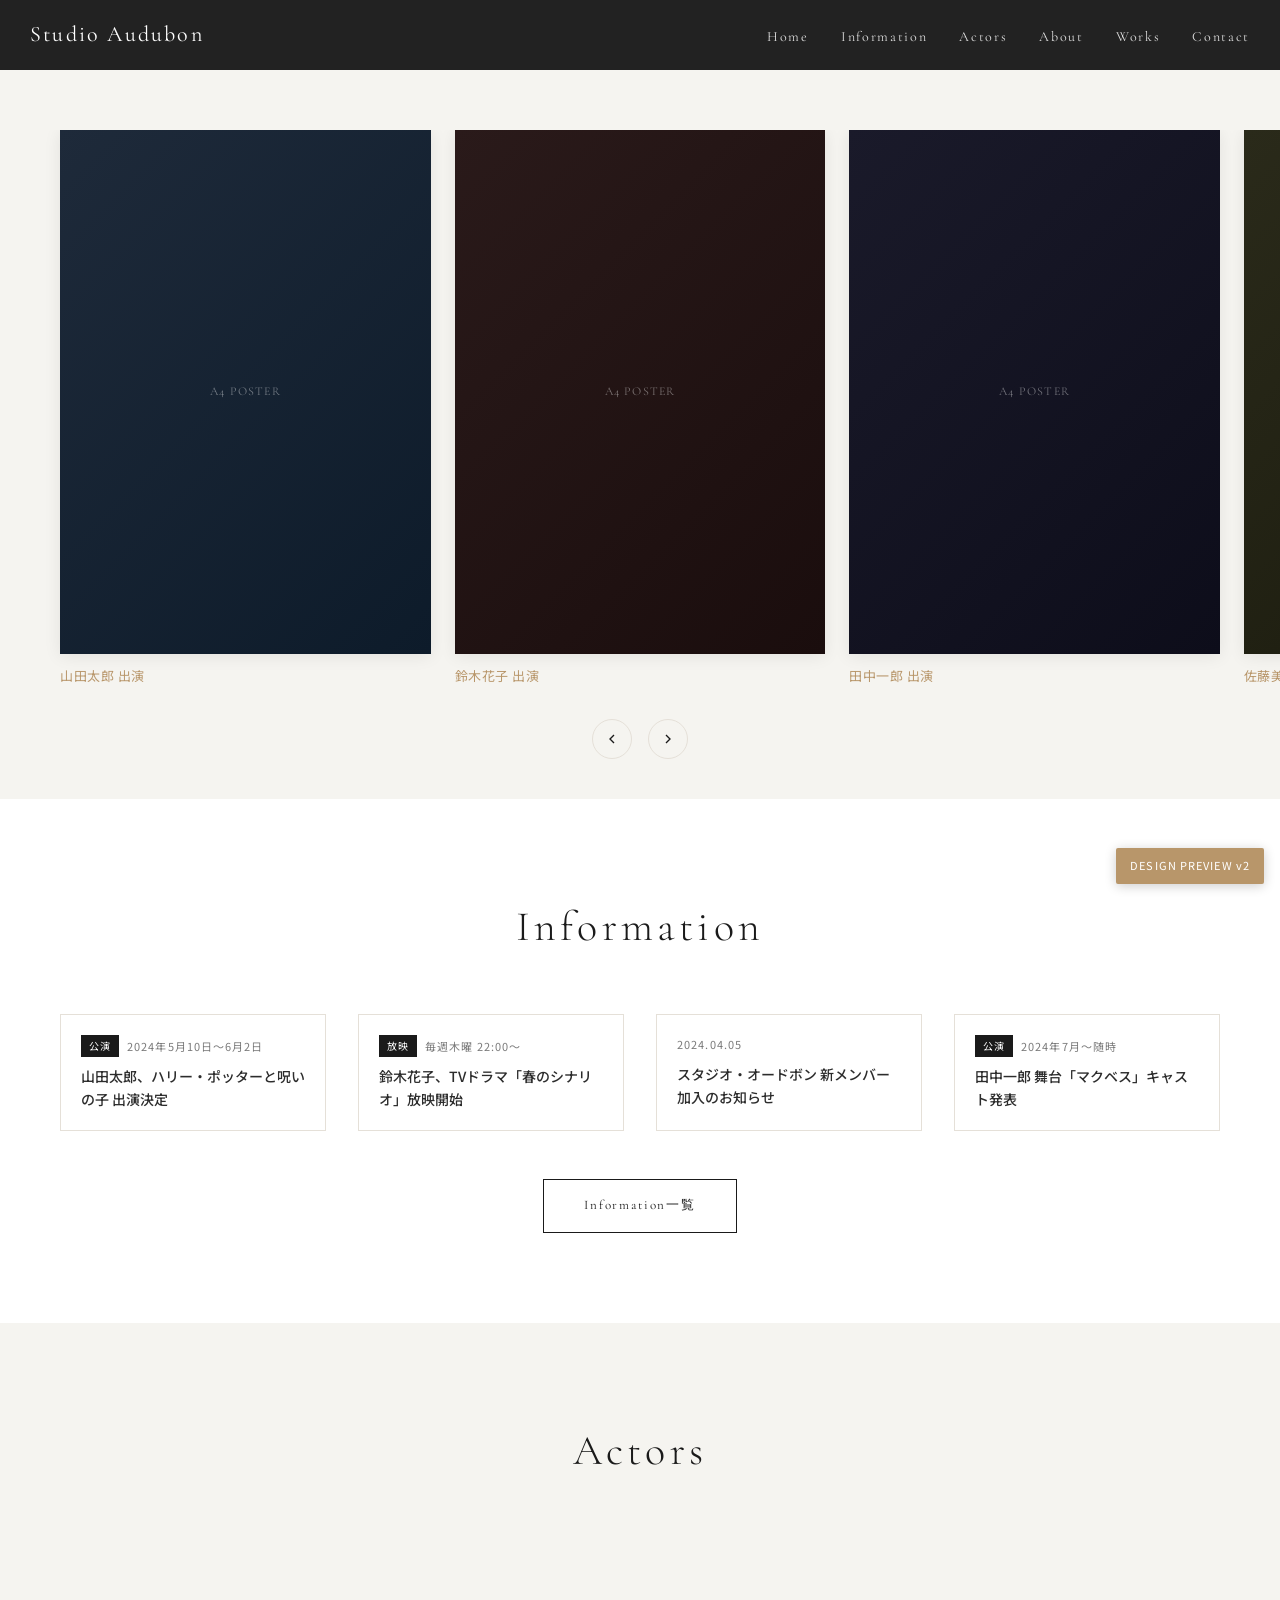
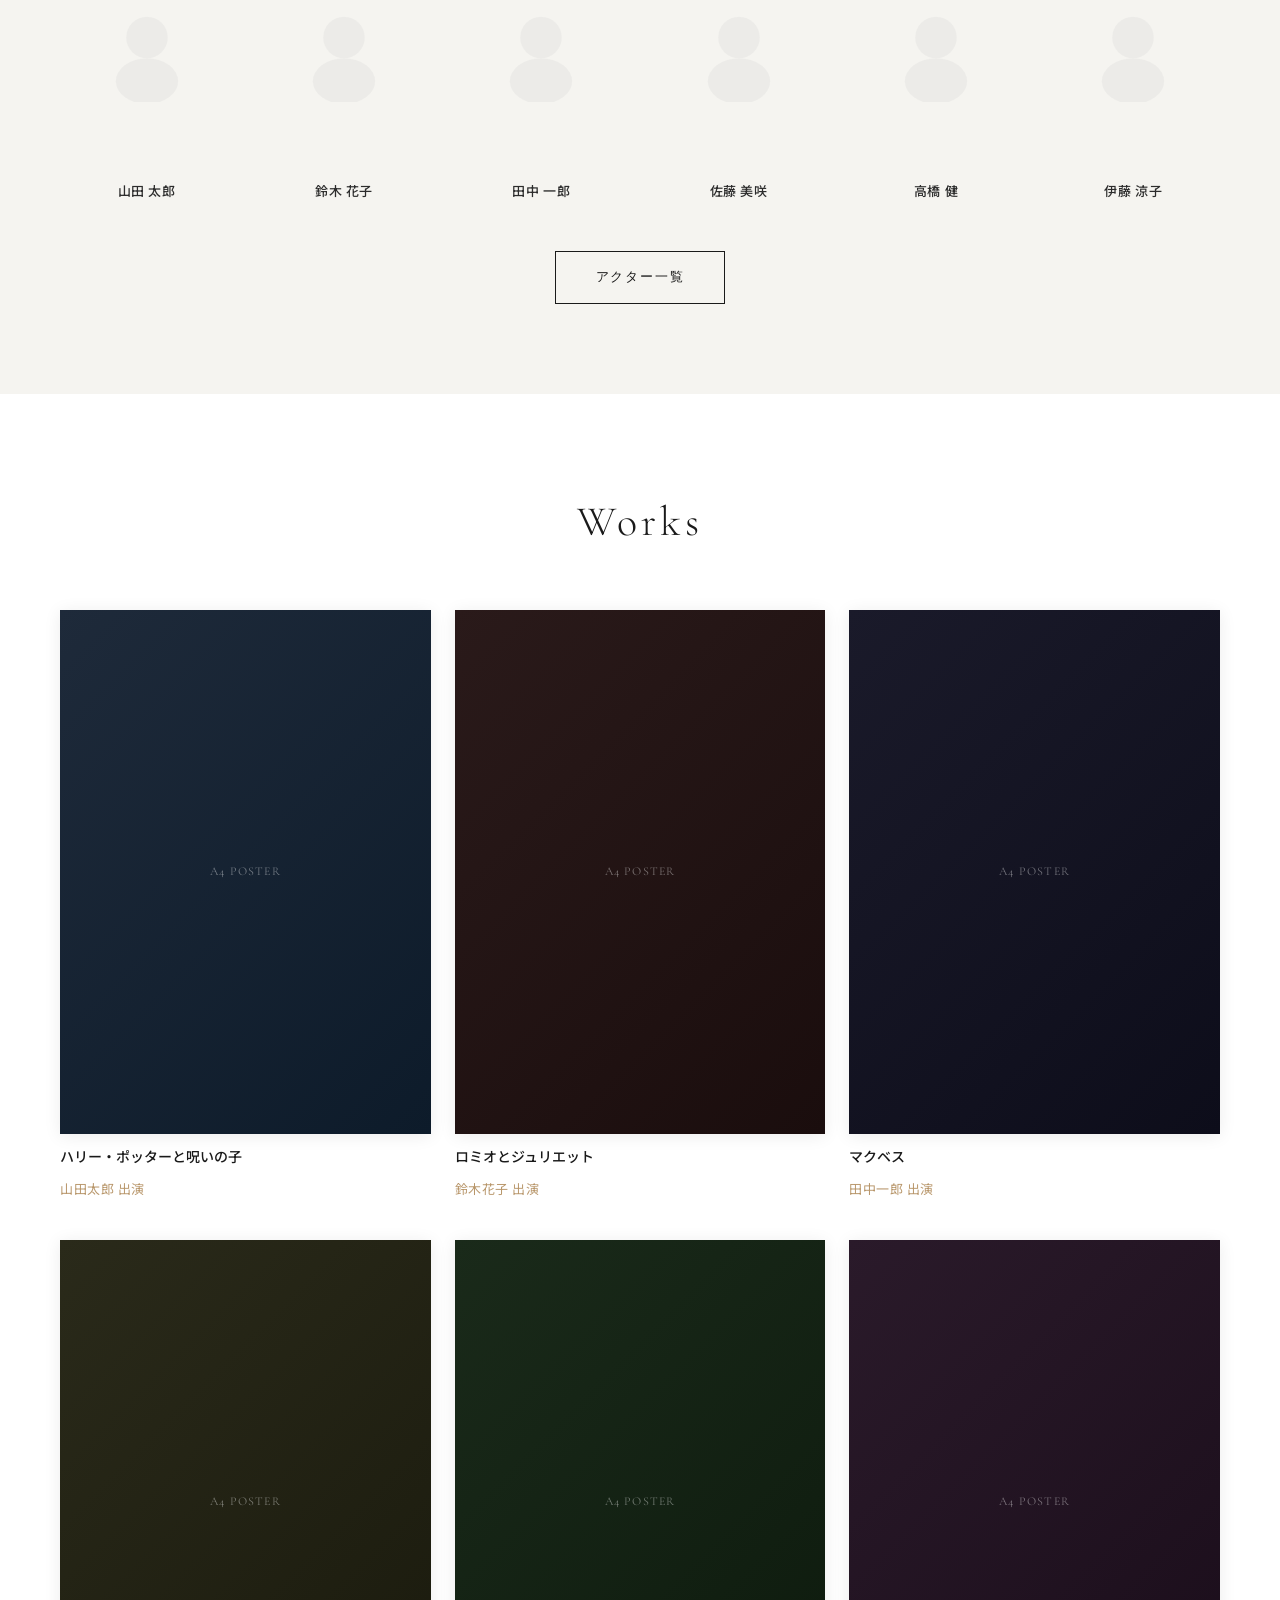
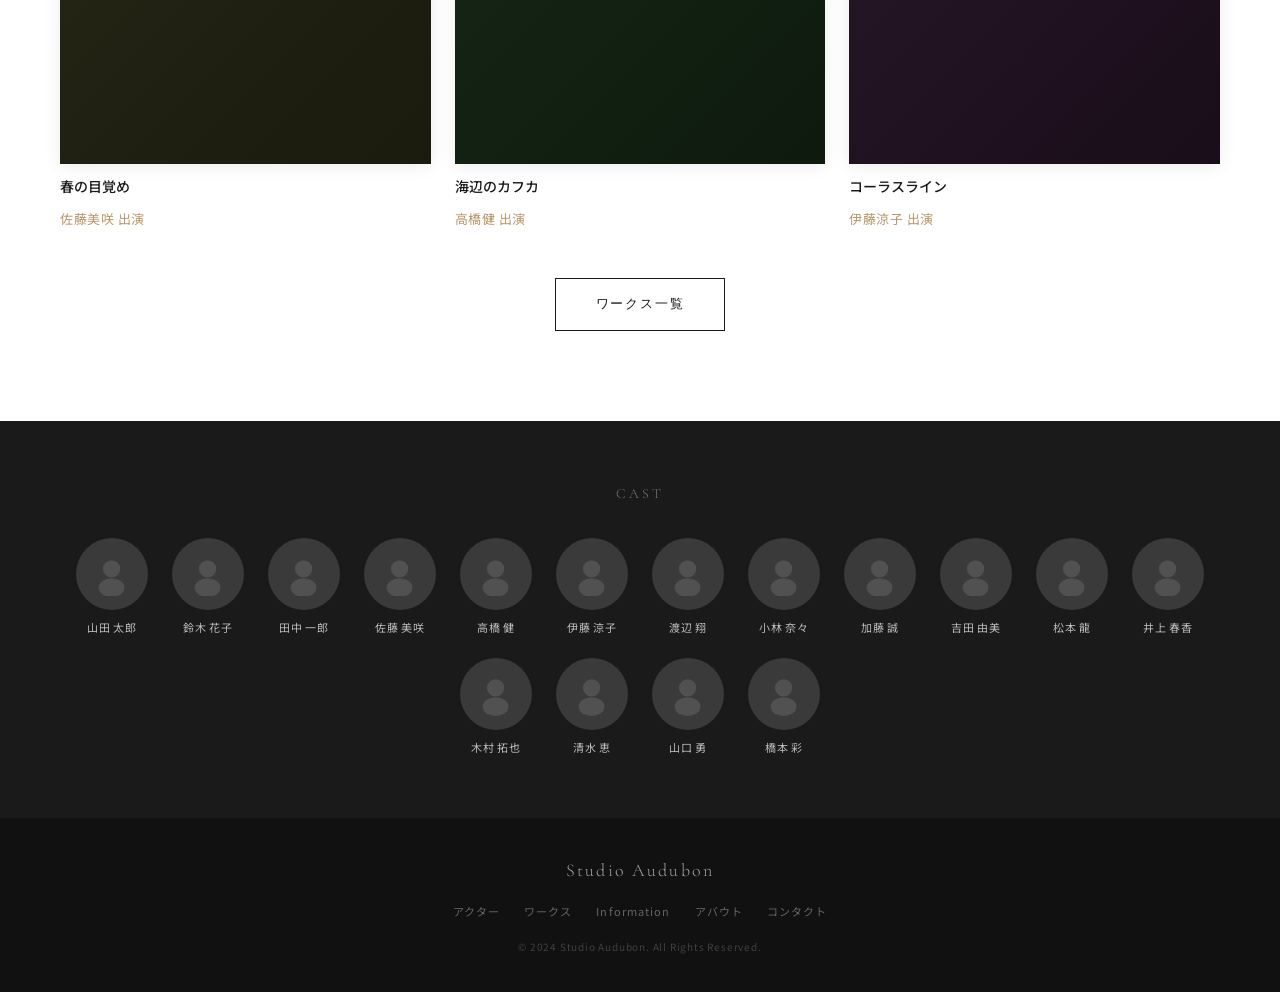
<file: demo.html>
<!DOCTYPE html>
<html lang="ja">
<head>
<meta charset="UTF-8">
<meta name="viewport" content="width=device-width, initial-scale=1.0">
<title>Studio Audubon – デザインプレビュー v2</title>
<link rel="preconnect" href="https://fonts.googleapis.com">
<link href="https://fonts.googleapis.com/css2?family=Cormorant+Garamond:wght@300;400;600&family=Noto+Sans+JP:wght@300;400;500;700&display=swap" rel="stylesheet">
<style>
:root {
    --color-primary:    #1a1a1a;
    --color-accent:     #b8966a;
    --color-bg:         #ffffff;
    --color-bg-alt:     #f5f4f0;
    --color-text:       #2c2c2c;
    --color-text-muted: #7a7a7a;
    --color-border:     #e5e0d8;
    --font-ja:          'Noto Sans JP', sans-serif;
    --font-en:          'Cormorant Garamond', serif;
    --header-height:    70px;
    --container-width:  1160px;
    --transition:       0.3s ease;
    --a4-ratio:         1 / 1.414;
}
*, *::before, *::after { box-sizing: border-box; margin: 0; padding: 0; }
html { scroll-behavior: smooth; }
body { font-family: var(--font-ja); font-size: 15px; line-height: 1.8; color: var(--color-text); background: var(--color-bg); -webkit-font-smoothing: antialiased; }
img { display: block; max-width: 100%; height: auto; }
a { color: inherit; text-decoration: none; }
ul { list-style: none; }
.container { width: min(var(--container-width), 100% - 40px); margin-inline: auto; }

/* Header */
.site-header { position: fixed; top: 0; left: 0; right: 0; z-index: 100; height: var(--header-height); background: rgba(26,26,26,0.96); backdrop-filter: blur(6px); }
.header-inner { display: flex; align-items: center; justify-content: space-between; height: 100%; padding: 0 30px; }
.site-logo { font-family: var(--font-en); font-size: 22px; font-weight: 400; letter-spacing: 0.1em; color: #fff; }
.nav-list { display: flex; gap: 32px; align-items: center; }
.nav-list a { font-family: var(--font-en); font-size: 14px; letter-spacing: 0.12em; color: rgba(255,255,255,0.85); transition: color var(--transition); }
.nav-list a:hover { color: var(--color-accent); }
.menu-toggle { display: none; flex-direction: column; justify-content: center; gap: 5px; width: 30px; height: 30px; background: none; border: none; cursor: pointer; }
.menu-toggle span { display: block; width: 100%; height: 2px; background: #fff; transition: var(--transition); }

/* Poster Banner (3-card auto-scroll) */
.poster-banner { position: relative; margin-top: var(--header-height); padding: 60px 0 40px; background: var(--color-bg-alt); overflow: hidden; }
.poster-banner__viewport { overflow: hidden; width: 100%; }
.poster-banner__track { display: flex; gap: 24px; padding: 0 max(40px, calc((100% - var(--container-width)) / 2)); transition: transform 0.7s cubic-bezier(0.65, 0, 0.35, 1); will-change: transform; }
.poster-banner__controls { display: flex; justify-content: center; gap: 16px; margin-top: 32px; }
.poster-banner__btn { display: flex; align-items: center; justify-content: center; width: 40px; height: 40px; background: transparent; border: 1px solid var(--color-border); border-radius: 50%; color: var(--color-primary); cursor: pointer; transition: background var(--transition), border-color var(--transition); }
.poster-banner__btn:hover { background: var(--color-primary); border-color: var(--color-primary); color: #fff; }
.poster-banner__btn svg { width: 16px; height: 16px; }

/* Poster Card */
.poster-card { flex: 0 0 calc((100% - 48px) / 3); min-width: 0; }
.poster-banner__track .poster-card { flex: 0 0 calc((min(var(--container-width), 100vw - 80px) - 48px) / 3); }
.poster-card__link { display: flex; flex-direction: column; gap: 12px; transition: opacity var(--transition); cursor: pointer; }
.poster-card__link:hover { opacity: 0.85; }
.poster-card__image { aspect-ratio: var(--a4-ratio); overflow: hidden; background: var(--color-bg); box-shadow: 0 2px 16px rgba(0,0,0,0.08); display: flex; align-items: center; justify-content: center; }
.poster-card__title { font-size: 14px; font-weight: 500; line-height: 1.5; color: var(--color-primary); }
.poster-card__caption { font-size: 13px; color: var(--color-accent); letter-spacing: 0.04em; line-height: 1.6; }

.poster-ph { width: 100%; height: 100%; display: flex; align-items: center; justify-content: center; font-family: var(--font-en); font-size: 12px; letter-spacing: 0.1em; color: rgba(255,255,255,0.4); }

/* Works Grid */
.poster-grid { display: grid; grid-template-columns: repeat(3, 1fr); gap: 40px 24px; }
.poster-grid .poster-card { flex: initial; }

/* Sections */
.section { padding: 90px 0; }
.section--alt { background: var(--color-bg-alt); }
.section-title { font-family: var(--font-en); font-size: clamp(28px, 4vw, 42px); font-weight: 300; letter-spacing: 0.1em; text-align: center; margin-bottom: 50px; color: var(--color-primary); }
.section-more { text-align: center; margin-top: 48px; }
.btn-more { display: inline-block; padding: 14px 40px; border: 1px solid var(--color-primary); color: var(--color-primary); font-family: var(--font-en); font-size: 13px; letter-spacing: 0.14em; transition: background var(--transition), color var(--transition); }
.btn-more:hover { background: var(--color-primary); color: #fff; }

/* News Cards */
.news-grid { display: grid; gap: 32px; grid-template-columns: repeat(auto-fill, minmax(240px, 1fr)); }
.news-card { display: flex; flex-direction: column; border: 1px solid var(--color-border); overflow: hidden; transition: box-shadow var(--transition); background: #fff; }
.news-card:hover { box-shadow: 0 4px 20px rgba(0,0,0,0.08); }
.news-card__body { padding: 20px; flex: 1; }
.news-card__meta { display: flex; align-items: center; gap: 8px; margin-bottom: 8px; }
.news-card__label { display: inline-block; padding: 2px 8px; background: var(--color-primary); color: #fff; font-size: 10px; letter-spacing: 0.1em; }
.news-card__date { font-size: 11px; letter-spacing: 0.1em; color: var(--color-text-muted); }
.news-card__title { font-size: 14px; font-weight: 500; line-height: 1.6; }

/* Actor Cards (home grid) */
.actor-grid { display: grid; gap: 24px; grid-template-columns: repeat(auto-fill, minmax(160px, 1fr)); }
.actor-card { display: flex; flex-direction: column; align-items: center; gap: 10px; text-align: center; cursor: pointer; transition: opacity var(--transition); }
.actor-card:hover { opacity: 0.8; }
.actor-card__photo { width: 100%; aspect-ratio: 3/4; overflow: hidden; background: var(--color-bg-alt); display: flex; align-items: center; justify-content: center; }
.actor-photo-ph svg { width: 60%; height: 60%; opacity: 0.2; }
.actor-card__name { font-size: 13px; font-weight: 500; letter-spacing: 0.05em; }

/* Cast Footer Grid */
.cast-grid-section { background: var(--color-primary); padding: 60px 0; }
.cast-grid-title { font-family: var(--font-en); font-size: 14px; font-weight: 300; letter-spacing: 0.2em; color: rgba(255,255,255,0.4); text-align: center; margin-bottom: 32px; text-transform: uppercase; }
.cast-grid { display: flex; flex-wrap: wrap; justify-content: center; gap: 20px 24px; }
.cast-grid__link { display: flex; flex-direction: column; align-items: center; gap: 8px; cursor: pointer; transition: opacity var(--transition); }
.cast-grid__link:hover { opacity: 0.7; }
.cast-grid__photo { width: 72px; height: 72px; border-radius: 50%; overflow: hidden; background: #3a3a3a; display: flex; align-items: center; justify-content: center; }
.cast-grid__photo svg { width: 60%; height: 60%; opacity: 0.3; }
.cast-grid__name { font-size: 11px; letter-spacing: 0.06em; color: rgba(255,255,255,0.7); white-space: nowrap; }

/* Footer */
.site-footer { background: #111; padding: 36px 0; }
.footer-inner { display: flex; flex-direction: column; align-items: center; gap: 16px; }
.footer-logo { font-family: var(--font-en); font-size: 18px; font-weight: 300; letter-spacing: 0.12em; color: rgba(255,255,255,0.6); }
.footer-nav { display: flex; flex-wrap: wrap; justify-content: center; gap: 8px 24px; }
.footer-nav a { font-size: 11px; letter-spacing: 0.1em; color: rgba(255,255,255,0.35); transition: color var(--transition); }
.footer-nav a:hover { color: rgba(255,255,255,0.7); }
.footer-copy { font-size: 10px; letter-spacing: 0.08em; color: rgba(255,255,255,0.2); }

/* Mobile menu overlay */
.nav-overlay { display: none; position: fixed; inset: 0; background: rgba(26,26,26,0.97); z-index: 99; flex-direction: column; align-items: center; justify-content: center; gap: 32px; }
.nav-overlay.is-open { display: flex; }
.nav-overlay a { font-family: var(--font-en); font-size: 22px; font-weight: 300; letter-spacing: 0.14em; color: rgba(255,255,255,0.85); }

/* Demo badge */
.demo-badge { position: fixed; bottom: 16px; right: 16px; background: var(--color-accent); color: #fff; font-size: 11px; letter-spacing: 0.1em; padding: 8px 14px; border-radius: 2px; z-index: 200; box-shadow: 0 2px 12px rgba(0,0,0,0.2); }

@media (max-width: 960px) {
    .nav-list { display: none; }
    .menu-toggle { display: flex; }
    .poster-banner__track .poster-card { flex: 0 0 calc((100vw - 80px - 24px) / 2); }
    .poster-grid { grid-template-columns: repeat(2, 1fr); }
}
@media (max-width: 600px) {
    :root { --header-height: 56px; }
    .poster-banner { padding: 32px 0 24px; }
    .poster-banner__track { gap: 14px; padding: 0 20px; }
    .poster-banner__track .poster-card { flex: 0 0 calc(100vw - 80px); }
    .poster-grid { grid-template-columns: 1fr; gap: 32px; }
    .actor-grid { grid-template-columns: repeat(3, 1fr); }
    .news-grid  { grid-template-columns: 1fr; }
    .section    { padding: 60px 0; }
    .cast-grid__photo { width: 56px; height: 56px; }
    .cast-grid__name { font-size: 10px; }
}
</style>
</head>
<body>

<header class="site-header">
    <div class="header-inner">
        <a href="#" class="site-logo">Studio Audubon</a>
        <nav><ul class="nav-list">
            <li><a href="#">Home</a></li>
            <li><a href="#">Information</a></li>
            <li><a href="#">Actors</a></li>
            <li><a href="#">About</a></li>
            <li><a href="#">Works</a></li>
            <li><a href="#">Contact</a></li>
        </ul></nav>
        <button class="menu-toggle" id="menuToggle"><span></span><span></span><span></span></button>
    </div>
</header>

<!-- Poster Banner -->
<section class="poster-banner" id="posterBanner">
    <div class="poster-banner__viewport">
        <div class="poster-banner__track" id="posterTrack">
            <script>
            var posters = [
                { caption: "山田太郎 出演",      bg:"linear-gradient(135deg,#1e2a3a 0%,#0d1b2a 100%)" },
                { caption: "鈴木花子 出演",      bg:"linear-gradient(135deg,#2a1a1a 0%,#1a0d0d 100%)" },
                { caption: "田中一郎 出演",      bg:"linear-gradient(135deg,#1a1a2a 0%,#0d0d1a 100%)" },
                { caption: "佐藤美咲 出演",      bg:"linear-gradient(135deg,#2a2a1a 0%,#1a1a0d 100%)" },
                { caption: "高橋健 出演",        bg:"linear-gradient(135deg,#1a2a1a 0%,#0d1a0d 100%)" },
                { caption: "伊藤涼子 出演",      bg:"linear-gradient(135deg,#2a1a2a 0%,#1a0d1a 100%)" },
            ];
            posters.forEach(function(p) {
                document.write(
                    '<article class="poster-card">' +
                      '<div class="poster-card__link">' +
                        '<div class="poster-card__image" style="background:' + p.bg + '"><div class="poster-ph">A4 POSTER</div></div>' +
                        '<p class="poster-card__caption">' + p.caption + '</p>' +
                      '</div>' +
                    '</article>'
                );
            });
            </script>
        </div>
    </div>
    <div class="poster-banner__controls">
        <button class="poster-banner__btn" id="posterPrev">
            <svg viewBox="0 0 24 24" fill="none" stroke="currentColor" stroke-width="2"><polyline points="15 18 9 12 15 6"></polyline></svg>
        </button>
        <button class="poster-banner__btn" id="posterNext">
            <svg viewBox="0 0 24 24" fill="none" stroke="currentColor" stroke-width="2"><polyline points="9 18 15 12 9 6"></polyline></svg>
        </button>
    </div>
</section>

<main>

<!-- Information -->
<section class="section">
    <div class="container">
        <h2 class="section-title">Information</h2>
        <div class="news-grid">
            <article class="news-card">
                <div class="news-card__body">
                    <div class="news-card__meta"><span class="news-card__label">公演</span><time class="news-card__date">2024年5月10日〜6月2日</time></div>
                    <h3 class="news-card__title">山田太郎、ハリー・ポッターと呪いの子 出演決定</h3>
                </div>
            </article>
            <article class="news-card">
                <div class="news-card__body">
                    <div class="news-card__meta"><span class="news-card__label">放映</span><time class="news-card__date">毎週木曜 22:00〜</time></div>
                    <h3 class="news-card__title">鈴木花子、TVドラマ「春のシナリオ」放映開始</h3>
                </div>
            </article>
            <article class="news-card">
                <div class="news-card__body">
                    <div class="news-card__meta"><time class="news-card__date">2024.04.05</time></div>
                    <h3 class="news-card__title">スタジオ・オードボン 新メンバー加入のお知らせ</h3>
                </div>
            </article>
            <article class="news-card">
                <div class="news-card__body">
                    <div class="news-card__meta"><span class="news-card__label">公演</span><time class="news-card__date">2024年7月〜随時</time></div>
                    <h3 class="news-card__title">田中一郎 舞台「マクベス」キャスト発表</h3>
                </div>
            </article>
        </div>
        <div class="section-more"><a href="#" class="btn-more">Information一覧</a></div>
    </div>
</section>

<!-- Actors -->
<section class="section section--alt">
    <div class="container">
        <h2 class="section-title">Actors</h2>
        <div class="actor-grid">
            <script>
            var actorNames = ["山田 太郎","鈴木 花子","田中 一郎","佐藤 美咲","高橋 健","伊藤 涼子"];
            actorNames.forEach(function(name) {
                document.write('<a class="actor-card"><div class="actor-card__photo"><div class="actor-photo-ph"><svg viewBox="0 0 100 100"><circle cx="50" cy="38" r="20" fill="#ccc"/><ellipse cx="50" cy="80" rx="30" ry="22" fill="#ccc"/></svg></div></div><p class="actor-card__name">' + name + '</p></a>');
            });
            </script>
        </div>
        <div class="section-more"><a href="#" class="btn-more">アクター一覧</a></div>
    </div>
</section>

<!-- Works (A4 static grid) -->
<section class="section">
    <div class="container">
        <h2 class="section-title">Works</h2>
        <div class="poster-grid">
            <script>
            var works = [
                {title:"ハリー・ポッターと呪いの子", caption:"山田太郎 出演",      bg:"linear-gradient(135deg,#1e2a3a 0%,#0d1b2a 100%)"},
                {title:"ロミオとジュリエット",        caption:"鈴木花子 出演",      bg:"linear-gradient(135deg,#2a1a1a 0%,#1a0d0d 100%)"},
                {title:"マクベス",                   caption:"田中一郎 出演",      bg:"linear-gradient(135deg,#1a1a2a 0%,#0d0d1a 100%)"},
                {title:"春の目覚め",                  caption:"佐藤美咲 出演",      bg:"linear-gradient(135deg,#2a2a1a 0%,#1a1a0d 100%)"},
                {title:"海辺のカフカ",                caption:"高橋健 出演",        bg:"linear-gradient(135deg,#1a2a1a 0%,#0d1a0d 100%)"},
                {title:"コーラスライン",               caption:"伊藤涼子 出演",      bg:"linear-gradient(135deg,#2a1a2a 0%,#1a0d1a 100%)"},
            ];
            works.forEach(function(w) {
                document.write(
                    '<article class="poster-card">' +
                      '<div class="poster-card__link">' +
                        '<div class="poster-card__image" style="background:' + w.bg + '"><div class="poster-ph">A4 POSTER</div></div>' +
                        '<p class="poster-card__title">' + w.title + '</p>' +
                        '<p class="poster-card__caption">' + w.caption + '</p>' +
                      '</div>' +
                    '</article>'
                );
            });
            </script>
        </div>
        <div class="section-more"><a href="#" class="btn-more">ワークス一覧</a></div>
    </div>
</section>

</main>

<!-- Cast Grid Footer -->
<section class="cast-grid-section">
    <div class="container">
        <h2 class="cast-grid-title">Cast</h2>
        <ul class="cast-grid">
            <script>
            var castNames = ["山田 太郎","鈴木 花子","田中 一郎","佐藤 美咲","高橋 健","伊藤 涼子","渡辺 翔","小林 奈々","加藤 誠","吉田 由美","松本 龍","井上 春香","木村 拓也","清水 恵","山口 勇","橋本 彩"];
            castNames.forEach(function(name) {
                document.write('<li><div class="cast-grid__link"><div class="cast-grid__photo"><svg viewBox="0 0 60 60"><circle cx="30" cy="22" r="12" fill="#888"/><ellipse cx="30" cy="48" rx="18" ry="13" fill="#888"/></svg></div><span class="cast-grid__name">' + name + '</span></div></li>');
            });
            </script>
        </ul>
    </div>
</section>

<footer class="site-footer">
    <div class="footer-inner">
        <span class="footer-logo">Studio Audubon</span>
        <nav class="footer-nav">
            <a href="#">アクター</a><a href="#">ワークス</a><a href="#">Information</a><a href="#">アバウト</a><a href="#">コンタクト</a>
        </nav>
        <p class="footer-copy">&copy; 2024 Studio Audubon. All Rights Reserved.</p>
    </div>
</footer>

<nav class="nav-overlay" id="navOverlay">
    <a href="#">Home</a><a href="#">Information</a><a href="#">Actors</a><a href="#">About</a><a href="#">Works</a><a href="#">Contact</a>
</nav>

<div class="demo-badge">DESIGN PREVIEW v2</div>

<script>
(function() {
    // Poster Banner
    var banner = document.getElementById('posterBanner');
    var track  = document.getElementById('posterTrack');
    var prev   = document.getElementById('posterPrev');
    var next   = document.getElementById('posterNext');
    var cards  = track.querySelectorAll('.poster-card');
    var index  = 0;
    var timer;

    function visible() {
        if (window.innerWidth <= 600) return 1;
        if (window.innerWidth <= 960) return 2;
        return 3;
    }
    function maxIndex() { return Math.max(0, cards.length - visible()); }
    function step() {
        if (cards.length <= visible()) return;
        var card = cards[0];
        var style = getComputedStyle(track);
        var gap = parseFloat(style.columnGap || style.gap || '0');
        var width = card.getBoundingClientRect().width + gap;
        track.style.transform = 'translateX(' + (-width * index) + 'px)';
    }
    function goNext() { index = index >= maxIndex() ? 0 : index + 1; step(); }
    function goPrev() { index = index <= 0 ? maxIndex() : index - 1; step(); }
    function startAuto() { if (cards.length > visible()) timer = setInterval(goNext, 5000); }
    function resetAuto() { clearInterval(timer); startAuto(); }

    next.addEventListener('click', function() { goNext(); resetAuto(); });
    prev.addEventListener('click', function() { goPrev(); resetAuto(); });
    banner.addEventListener('mouseenter', function() { clearInterval(timer); });
    banner.addEventListener('mouseleave', startAuto);
    window.addEventListener('resize', function() {
        if (index > maxIndex()) index = maxIndex();
        step();
    });

    var tx = 0;
    banner.addEventListener('touchstart', function(e) { tx = e.changedTouches[0].clientX; }, {passive:true});
    banner.addEventListener('touchend', function(e) {
        var diff = tx - e.changedTouches[0].clientX;
        if (Math.abs(diff) > 40) { diff > 0 ? goNext() : goPrev(); resetAuto(); }
    }, {passive:true});

    startAuto();

    // Mobile menu
    var toggle = document.getElementById('menuToggle');
    var overlay = document.getElementById('navOverlay');
    toggle.addEventListener('click', function() {
        overlay.classList.toggle('is-open');
        document.body.style.overflow = overlay.classList.contains('is-open') ? 'hidden' : '';
    });
    overlay.addEventListener('click', function(e) {
        if (e.target.tagName === 'A' || e.target === overlay) {
            overlay.classList.remove('is-open');
            document.body.style.overflow = '';
        }
    });
})();
</script>
</body>
</html>
</file>
